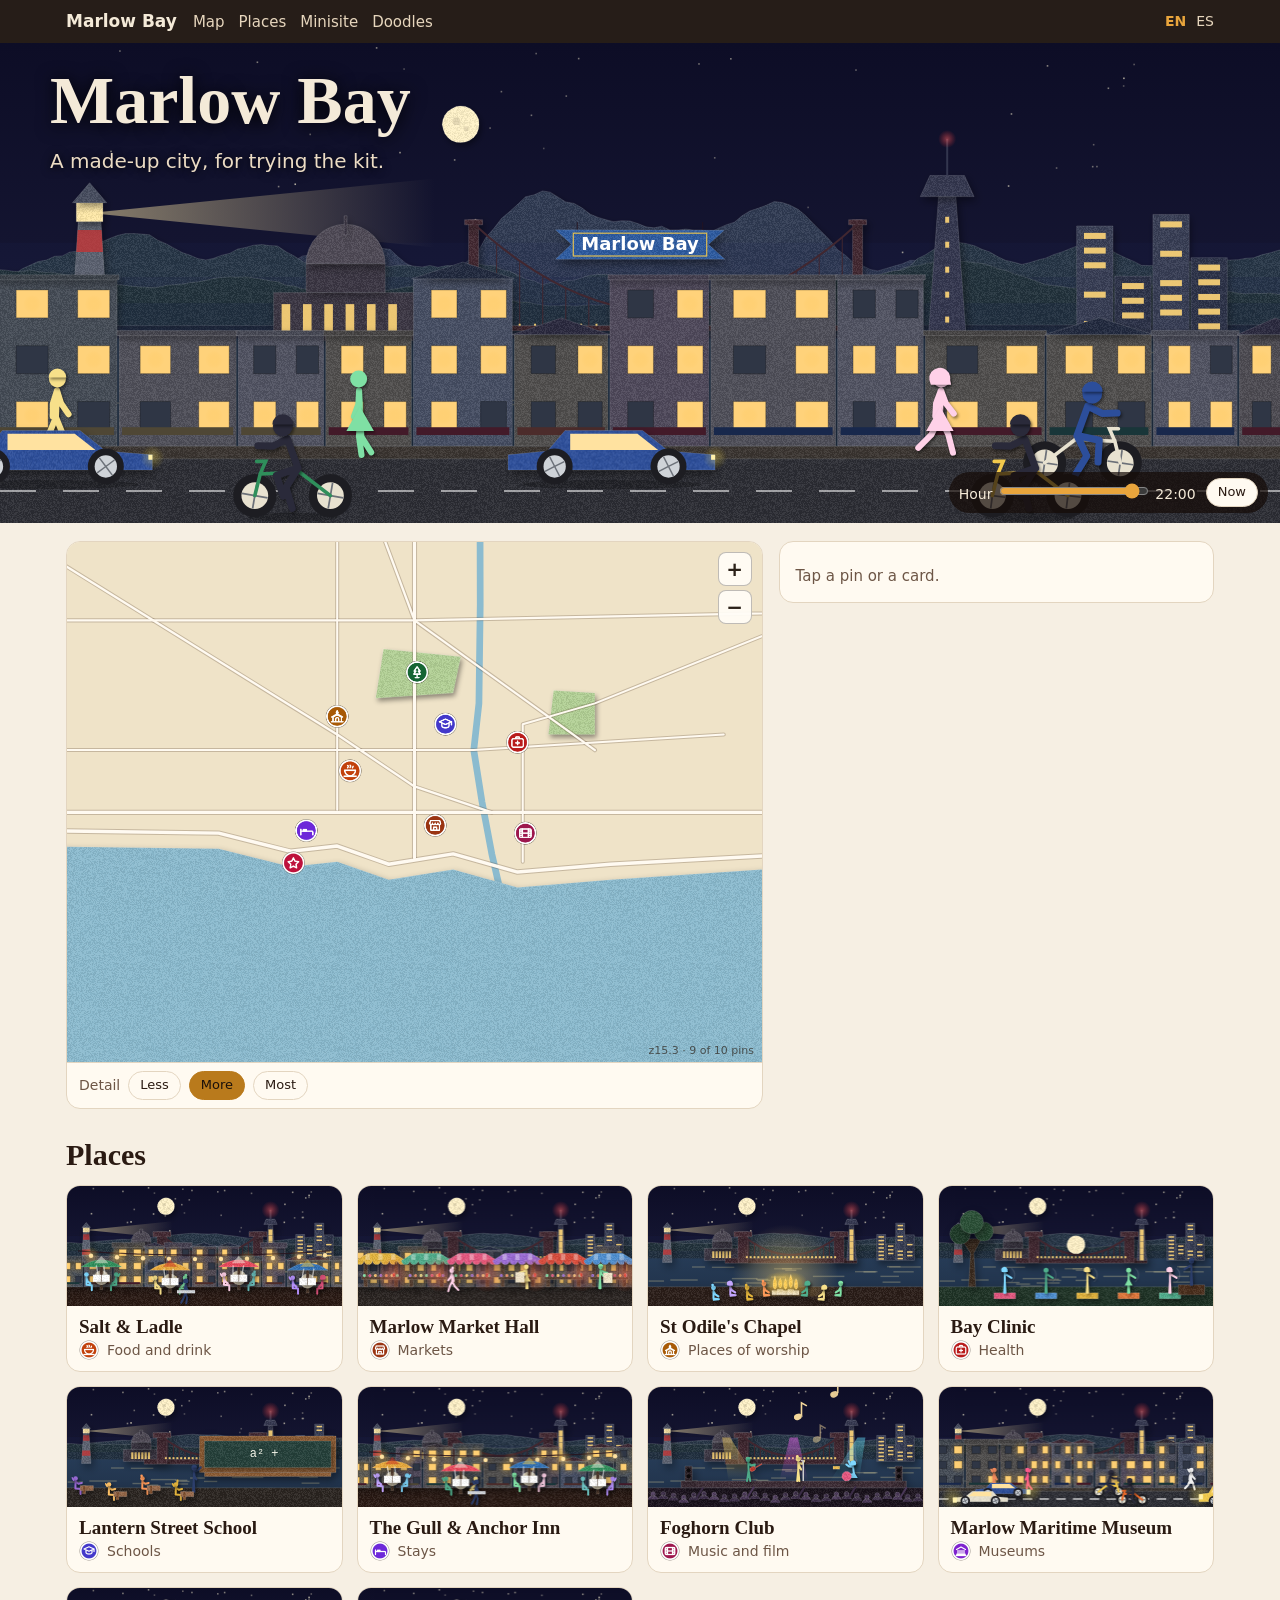
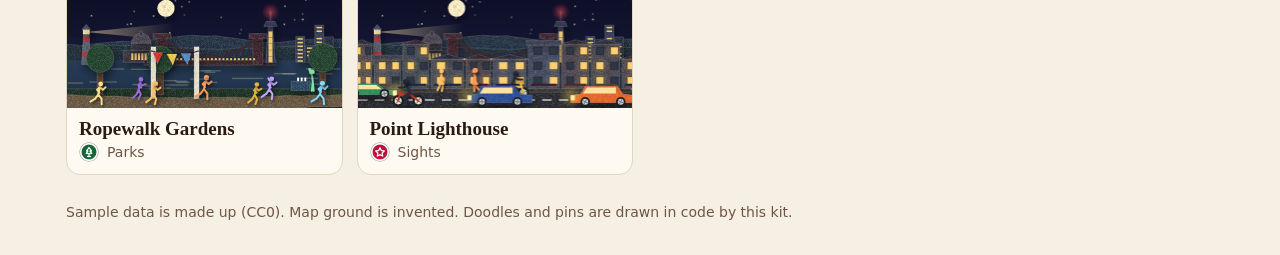
<file: index.html>
<!doctype html>
<html lang="en"><head>
<meta charset="utf-8"><meta name="viewport" content="width=device-width,initial-scale=1">
<title>Marlow Bay · city kit sample</title>
<meta name="description" content="A made-up city directory: paper-cut doodles, a map with icon pins, ten places.">
<meta property="og:type" content="website"><meta property="og:site_name" content="Marlow Bay"><meta property="og:title" content="Marlow Bay · city kit sample"><meta property="og:description" content="A made-up city directory: paper-cut doodles, a map with icon pins, ten places."><meta property="og:url" content="https://nanobotco.github.io/city-kit/">
<meta property="og:image" content="https://nanobotco.github.io/city-kit/card.jpg"><meta property="og:image:width" content="1200"><meta property="og:image:height" content="630"><meta property="og:image:alt" content="Paper-cut street of Marlow Bay by day: a lighthouse, hills, a bridge, people on bicycles and a car.">
<meta name="twitter:card" content="summary_large_image"><meta name="twitter:image" content="https://nanobotco.github.io/city-kit/card.jpg">
<link rel="icon" href="assets/pins/pin-sight.svg" type="image/svg+xml">
<link rel="stylesheet" href="css/site.css">
</head><body>
<header class="top"><div class="in">
  <a class="brand" href="./" id="brand">Marlow Bay</a>
  <nav><a href="#map" data-t="navMap">Map</a><a href="#places" data-t="navPlaces">Places</a><a href="minisite/" data-t="navMini">Minisite</a><a href="doodles.html" data-t="navDoodles">Doodles</a></nav>
  <span class="langsw" id="langsw"></span>
</div></header>

<section class="hero">
  <canvas id="hero" role="img" aria-label="A paper-cut scene of the selected place"></canvas>
  <div class="over"><div class="in">
    <h1 id="h1">Marlow Bay</h1>
    <p class="sub" id="sub"></p>
  </div></div>
  <div class="hourbar"><label><span data-t="hour">Hour</span> <input id="hour" type="range" min="0" max="23.5" step="0.5" value="15"> <output id="hourOut"></output></label>
    <button type="button" id="now" data-t="now">Now</button></div>
</section>

<main>
  <section class="cols" id="map">
    <div class="mapwrap"><div id="citymap"></div>
      <div class="detail"><span data-t="detail">Detail</span>
        <button type="button" data-d="less" data-t="less">Less</button><button type="button" data-d="more" data-t="more">More</button><button type="button" data-d="most" data-t="most">Most</button></div>
    </div>
    <aside class="panel" id="panel"></aside>
  </section>
  <section id="places"><h2 data-t="places">Places</h2><div class="cards" id="cards"></div></section>
  <p class="foot" id="foot"></p>
</main>

<script src="js/doodler-core.js"></script><script src="js/doodler-land.js"></script><script src="js/doodler-scenes.js"></script><script src="js/doodler.js"></script>
<script src="js/pins-table.js"></script><script src="js/pins.js"></script><script src="js/citymap.js"></script>
<script src="js/site.js"></script>
</body></html>
</file>
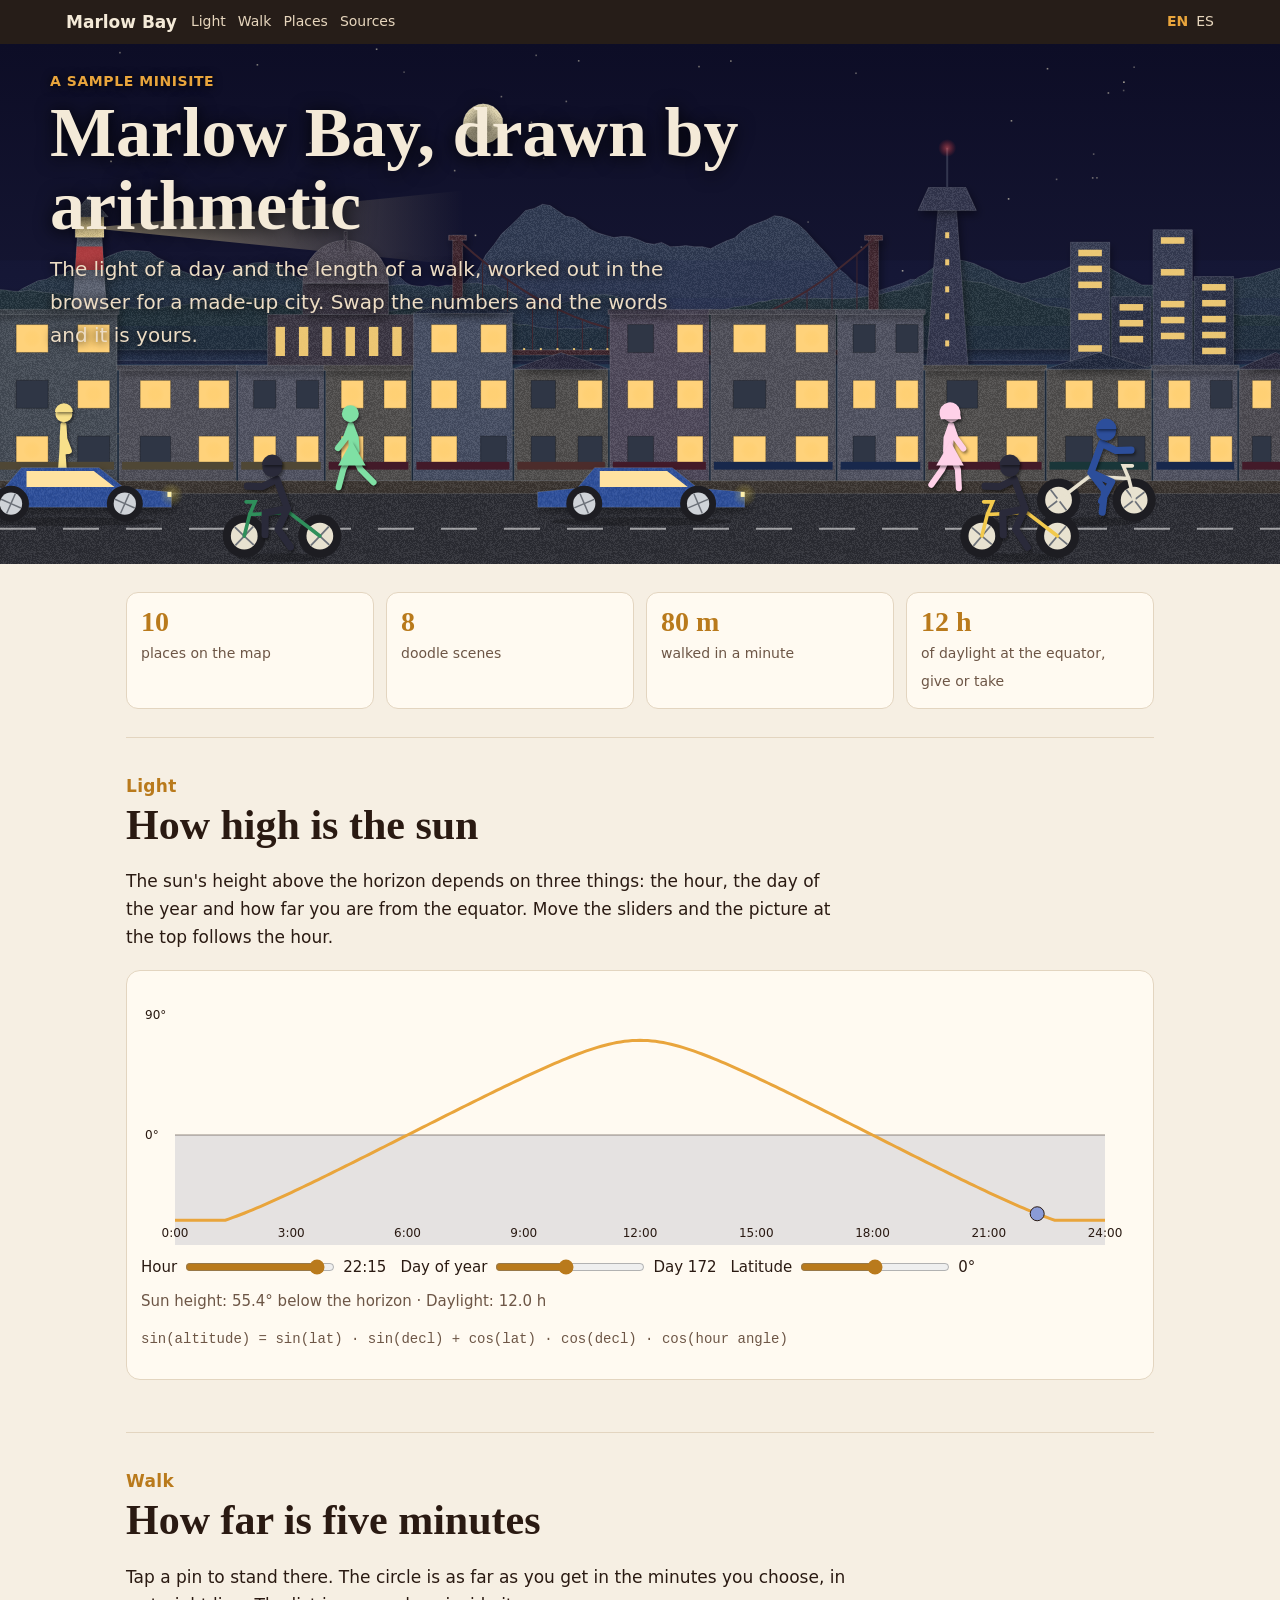
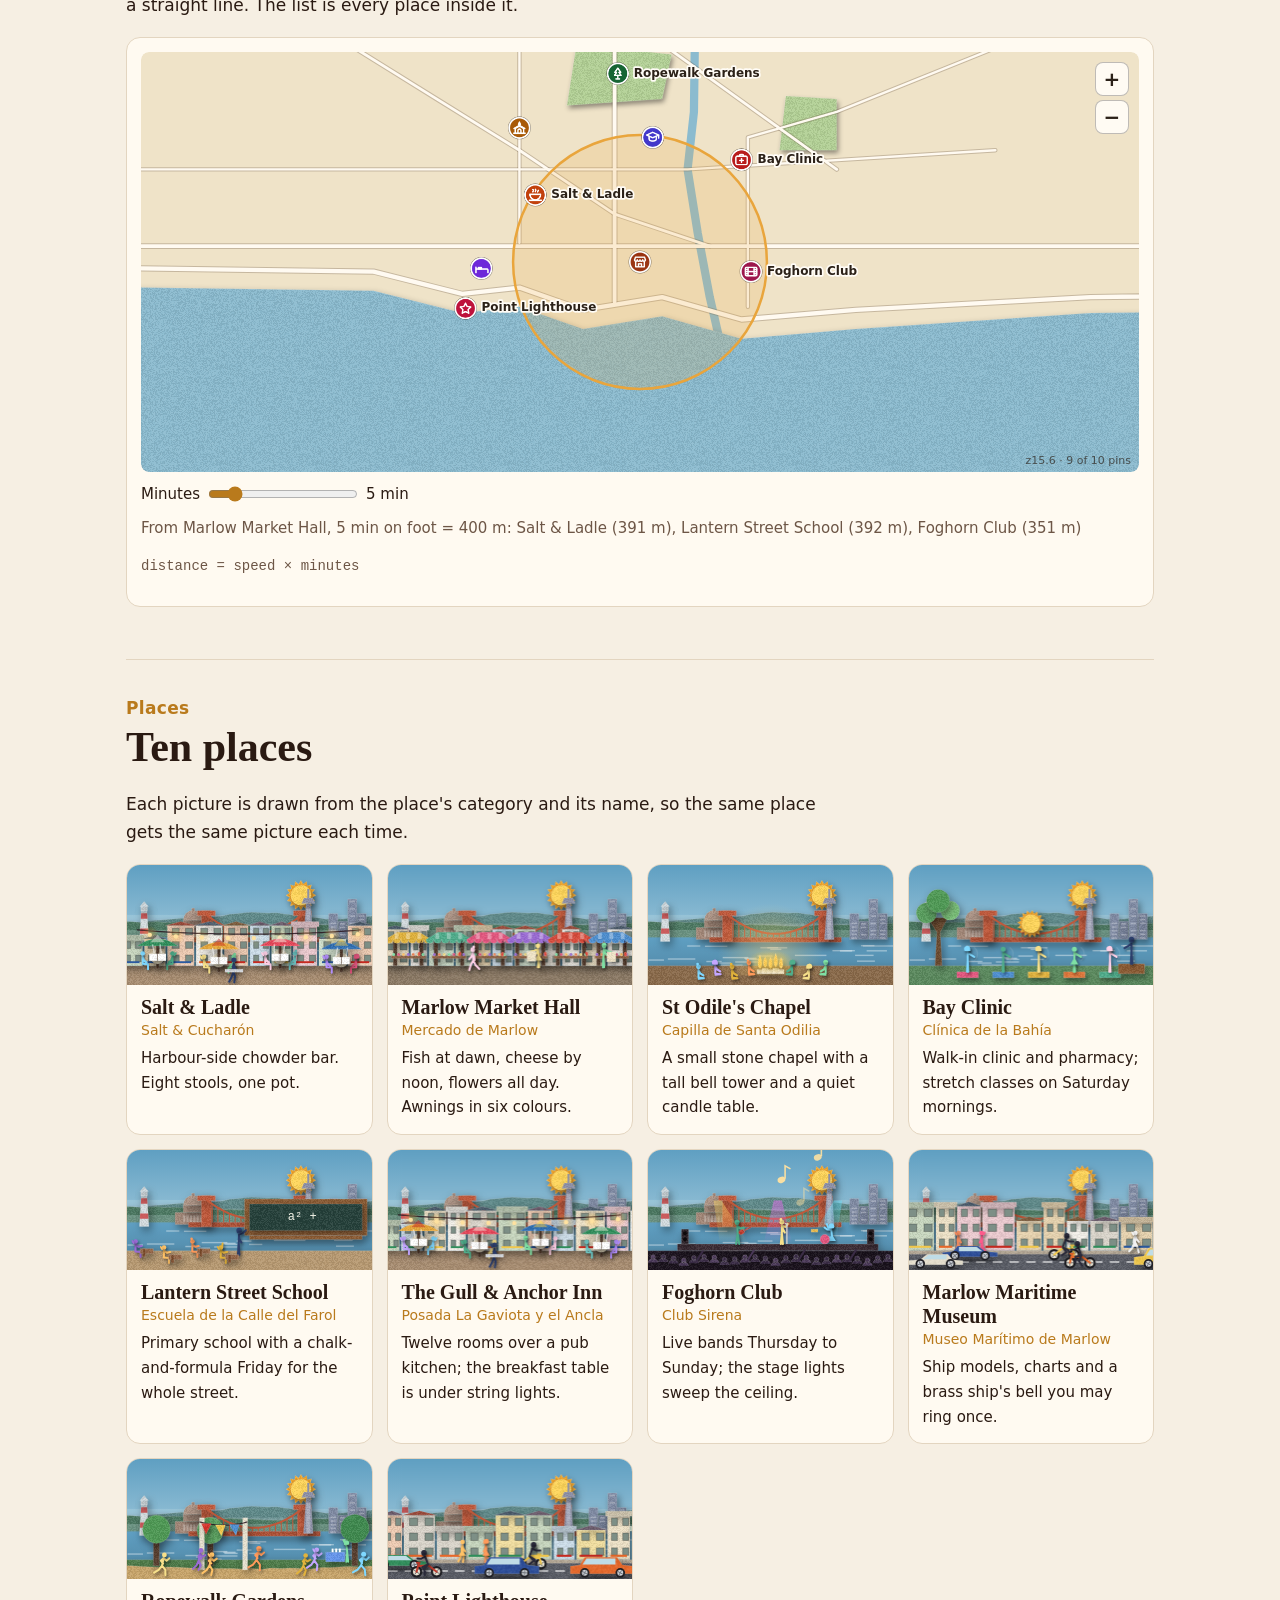
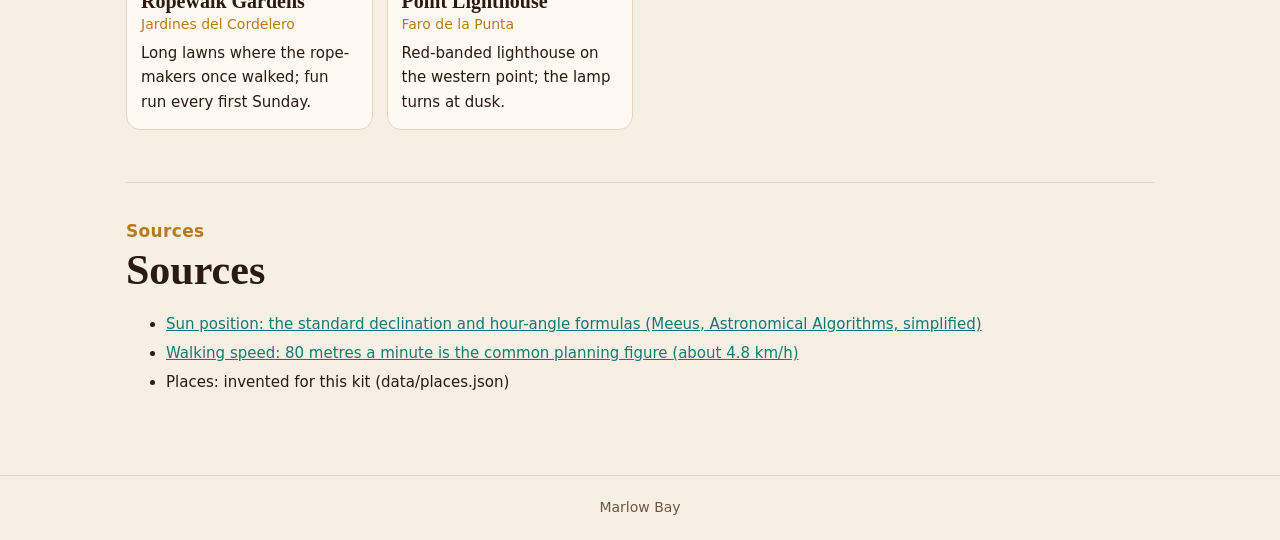
<file: minisite/index.html>
<!doctype html>
<html lang="en"><head>
<meta charset="utf-8"><meta name="viewport" content="width=device-width,initial-scale=1">
<title>Marlow Bay, drawn by arithmetic</title>
<meta name="description" content="The light of a day and the length of a walk, worked out in the browser for a made-up city. Swap the numbers and the words and it is yours.">
<meta name="theme-color" content="#1a100b">
<link rel="canonical" href="https://example.com/marlow-bay/"><link rel="alternate" hreflang="en" href="https://example.com/marlow-bay/"><link rel="alternate" hreflang="es" href="https://example.com/marlow-bay/es/">
<meta property="og:type" content="website"><meta property="og:title" content="Marlow Bay, drawn by arithmetic"><meta property="og:description" content="The light of a day and the length of a walk, worked out in the browser for a made-up city. Swap the numbers and the words and it is yours."><meta property="og:url" content="https://example.com/marlow-bay/"><meta property="og:site_name" content="Marlow Bay"><meta property="og:image" content="https://nanobotco.github.io/city-kit/minisite/card.jpg"><meta property="og:image:width" content="1200"><meta property="og:image:height" content="630"><meta property="og:image:alt" content="Paper-cut street of Marlow Bay at night: a lighthouse, hills, a bridge, people on bicycles."><meta name="twitter:card" content="summary_large_image"><meta name="twitter:image" content="https://nanobotco.github.io/city-kit/minisite/card.jpg">
<link rel="icon" href="../assets/pins/pin-sight.svg" type="image/svg+xml">
<link rel="alternate" type="text/plain" href="https://example.com/marlow-bay/llms.txt" title="llms.txt">
<link rel="stylesheet" href="minisite.css">
<script>if(/[?&]card\b/.test(location.search))document.documentElement.classList.add("card-mode")</script>
</head><body>
<script>if(document.documentElement.classList.contains("card-mode"))document.body.classList.add("card")</script>
<header class="top"><div class="in">
<a class="brand" href="../">Marlow Bay</a>
<nav><a href="#light">Light</a><a href="#walk">Walk</a><a href="#places">Places</a><a href="#sources">Sources</a></nav><span class="langsw"><a href="" hreflang="en" lang="en" aria-current="page">EN</a> <a href="es/" hreflang="es" lang="es">ES</a></span>
</div></header>
<div class="hero"><canvas id="hero" role="img" aria-label="Marlow Bay, drawn by arithmetic"></canvas>
<div class="over"><div class="in"><p class="kicker">A sample minisite</p><h1>Marlow Bay, drawn by arithmetic</h1><p class="sub">The light of a day and the length of a walk, worked out in the browser for a made-up city. Swap the numbers and the words and it is yours.</p></div></div></div>
<main>
<div class="slab"><div><b>10</b><span>places on the map</span></div><div><b>8</b><span>doodle scenes</span></div><div><b>80 m</b><span>walked in a minute</span></div><div><b>12 h</b><span>of daylight at the equator, give or take</span></div></div>
<section class="sec" id="light"><p class="kick">Light</p><h2>How high is the sun</h2><p class="lede">The sun&#x27;s height above the horizon depends on three things: the hour, the day of the year and how far you are from the equator. Move the sliders and the picture at the top follows the hour.</p><div class="toy"><canvas id="sun" height="260" aria-label="Sun height through the day"></canvas><div class="ctl"><label>Hour <input id="hr" type="range" min="0" max="24" step="0.25" value="14"> <output id="hrOut"></output></label><label>Day of year <input id="day" type="range" min="1" max="365" value="172"> <output id="dayOut"></output></label><label>Latitude <input id="lat" type="range" min="-66" max="66" value="0"> <output id="latOut"></output></label></div><p class="out" id="sunOut"></p><p class="formula">sin(altitude) = sin(lat) · sin(decl) + cos(lat) · cos(decl) · cos(hour angle)</p></div></section>
<section class="sec" id="walk"><p class="kick">Walk</p><h2>How far is five minutes</h2><p class="lede">Tap a pin to stand there. The circle is as far as you get in the minutes you choose, in a straight line. The list is every place inside it.</p><div class="toy"><div id="walkmap"></div><div class="ctl"><label>Minutes <input id="min" type="range" min="1" max="30" value="5"> <output id="minOut"></output></label></div><p class="out" id="walkOut"></p><p class="formula">distance = speed × minutes</p></div></section>
<section class="sec" id="places"><p class="kick">Places</p><h2>Ten places</h2><p class="lede">Each picture is drawn from the place&#x27;s category and its name, so the same place gets the same picture each time.</p><div class="cards"><article><canvas data-scene="cafe" data-id="salt-and-ladle"></canvas><div class="b"><h3>Salt &amp; Ladle</h3><p class="alt">Salt &amp; Cucharón</p><p>Harbour-side chowder bar. Eight stools, one pot.</p></div></article><article><canvas data-scene="market" data-id="marlow-market-hall"></canvas><div class="b"><h3>Marlow Market Hall</h3><p class="alt">Mercado de Marlow</p><p>Fish at dawn, cheese by noon, flowers all day. Awnings in six colours.</p></div></article><article><canvas data-scene="calm" data-id="st-odiles-chapel"></canvas><div class="b"><h3>St Odile&#x27;s Chapel</h3><p class="alt">Capilla de Santa Odilia</p><p>A small stone chapel with a tall bell tower and a quiet candle table.</p></div></article><article><canvas data-scene="yoga" data-id="bay-clinic"></canvas><div class="b"><h3>Bay Clinic</h3><p class="alt">Clínica de la Bahía</p><p>Walk-in clinic and pharmacy; stretch classes on Saturday mornings.</p></div></article><article><canvas data-scene="learn" data-id="lantern-street-school"></canvas><div class="b"><h3>Lantern Street School</h3><p class="alt">Escuela de la Calle del Farol</p><p>Primary school with a chalk-and-formula Friday for the whole street.</p></div></article><article><canvas data-scene="cafe" data-id="gull-and-anchor-inn"></canvas><div class="b"><h3>The Gull &amp; Anchor Inn</h3><p class="alt">Posada La Gaviota y el Ancla</p><p>Twelve rooms over a pub kitchen; the breakfast table is under string lights.</p></div></article><article><canvas data-scene="band" data-id="foghorn-club"></canvas><div class="b"><h3>Foghorn Club</h3><p class="alt">Club Sirena</p><p>Live bands Thursday to Sunday; the stage lights sweep the ceiling.</p></div></article><article><canvas data-scene="street" data-id="maritime-museum"></canvas><div class="b"><h3>Marlow Maritime Museum</h3><p class="alt">Museo Marítimo de Marlow</p><p>Ship models, charts and a brass ship&#x27;s bell you may ring once.</p></div></article><article><canvas data-scene="run" data-id="ropewalk-gardens"></canvas><div class="b"><h3>Ropewalk Gardens</h3><p class="alt">Jardines del Cordelero</p><p>Long lawns where the rope-makers once walked; fun run every first Sunday.</p></div></article><article><canvas data-scene="street" data-id="point-lighthouse"></canvas><div class="b"><h3>Point Lighthouse</h3><p class="alt">Faro de la Punta</p><p>Red-banded lighthouse on the western point; the lamp turns at dusk.</p></div></article></div></section>
<section class="sec" id="sources"><p class="kick">Sources</p><h2>Sources</h2><ul class="sources"><li><a href="https://en.wikipedia.org/wiki/Position_of_the_Sun">Sun position: the standard declination and hour-angle formulas (Meeus, Astronomical Algorithms, simplified)</a></li><li><a href="https://en.wikipedia.org/wiki/Preferred_walking_speed">Walking speed: 80 metres a minute is the common planning figure (about 4.8 km/h)</a></li><li>Places: invented for this kit (data/places.json)</li></ul></section>
</main>
<footer class="bot">Marlow Bay</footer>
<script>window.MINI={"lang": "en", "root": "../", "latitude": 0.0, "speed": 80}</script>
<script src="../js/doodler-core.js"></script><script src="../js/doodler-land.js"></script><script src="../js/doodler-scenes.js"></script><script src="../js/doodler.js"></script>
<script src="../js/pins-table.js"></script><script src="../js/pins.js"></script><script src="../js/citymap.js"></script>
<script src="minisite.js"></script>
</body></html>
</file>
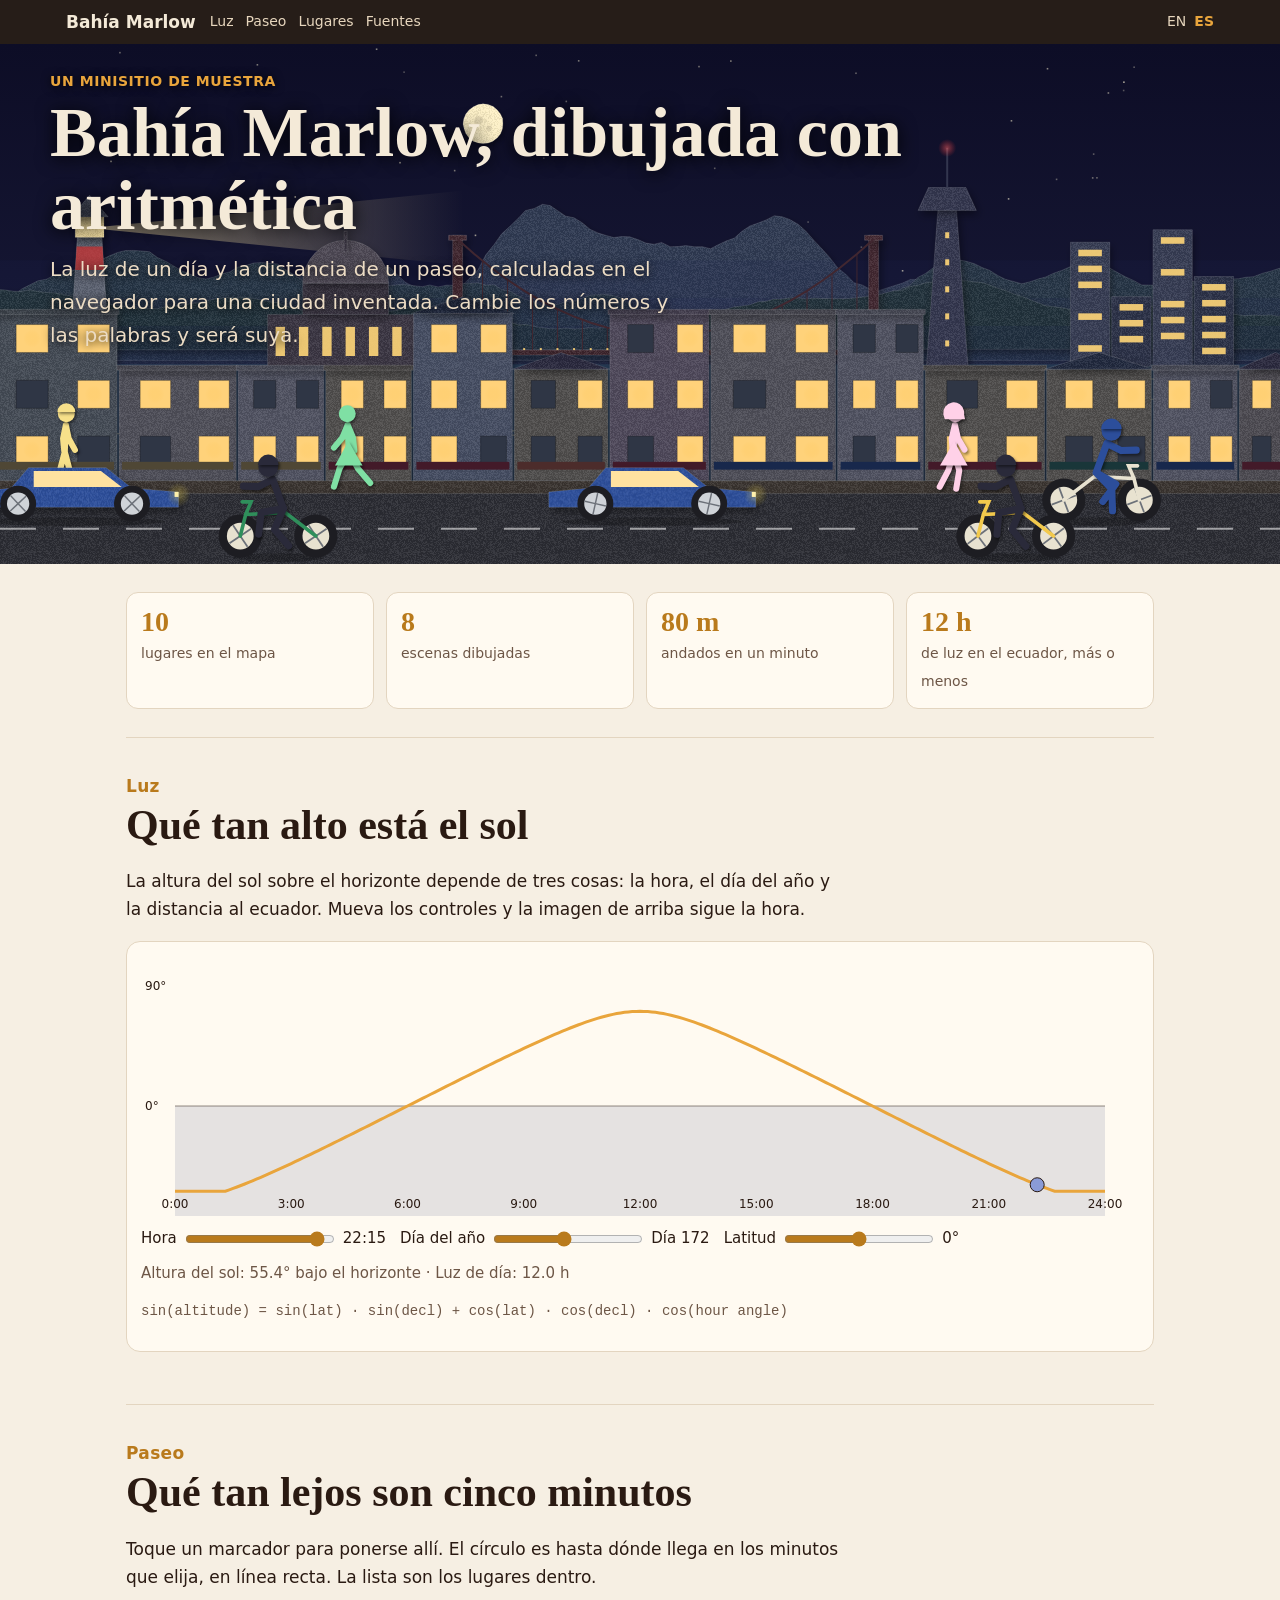
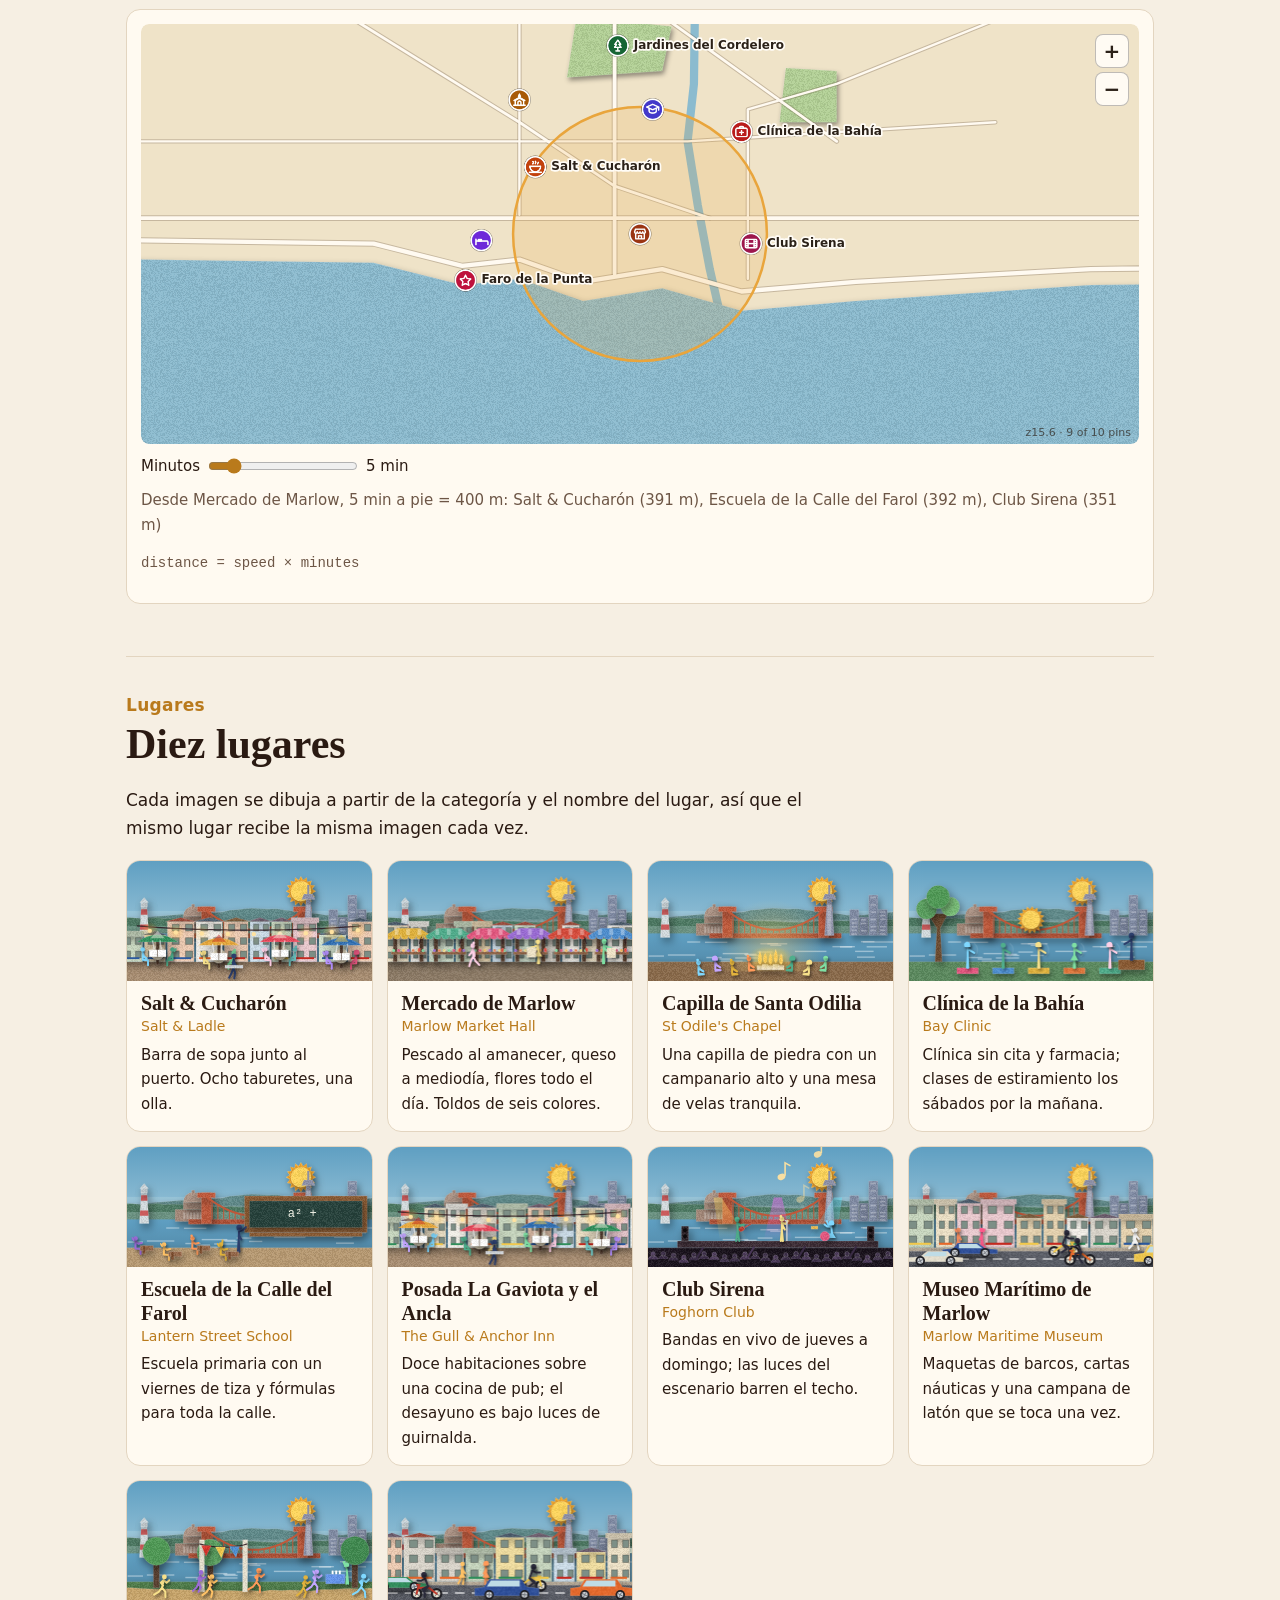
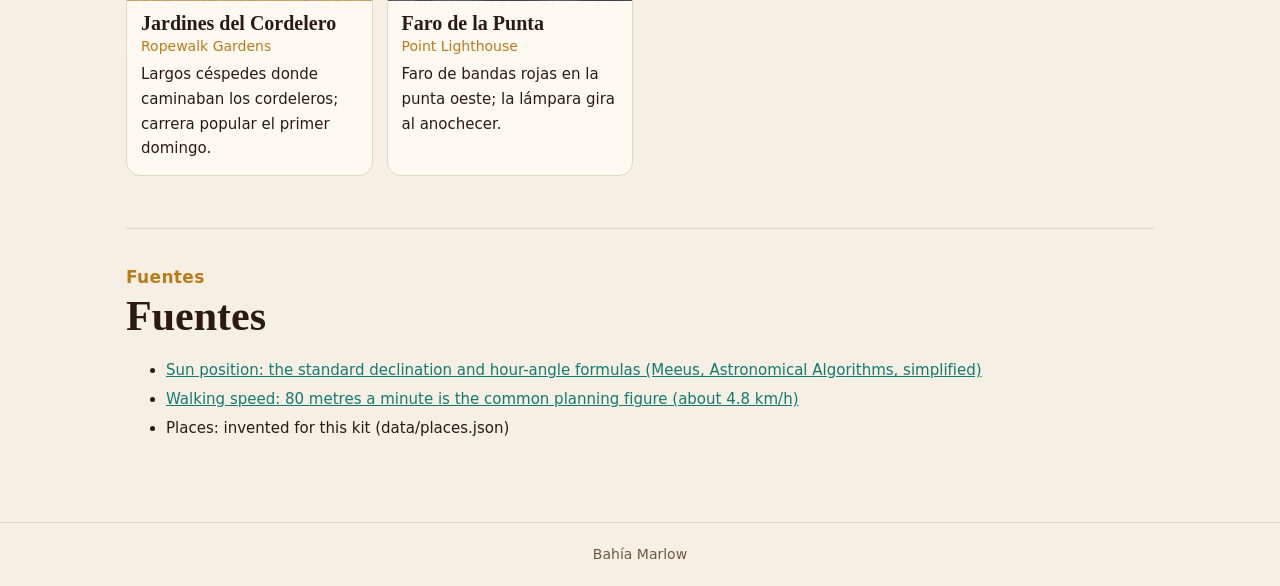
<file: minisite/es/index.html>
<!doctype html>
<html lang="es"><head>
<meta charset="utf-8"><meta name="viewport" content="width=device-width,initial-scale=1">
<title>Bahía Marlow, dibujada con aritmética</title>
<meta name="description" content="La luz de un día y la distancia de un paseo, calculadas en el navegador para una ciudad inventada. Cambie los números y las palabras y será suya.">
<meta name="theme-color" content="#1a100b">
<link rel="canonical" href="https://example.com/marlow-bay/es/"><link rel="alternate" hreflang="en" href="https://example.com/marlow-bay/"><link rel="alternate" hreflang="es" href="https://example.com/marlow-bay/es/">
<meta property="og:type" content="website"><meta property="og:title" content="Bahía Marlow, dibujada con aritmética"><meta property="og:description" content="La luz de un día y la distancia de un paseo, calculadas en el navegador para una ciudad inventada. Cambie los números y las palabras y será suya."><meta property="og:url" content="https://example.com/marlow-bay/es/"><meta property="og:site_name" content="Bahía Marlow"><meta property="og:image" content="https://nanobotco.github.io/city-kit/minisite/es/card.jpg"><meta property="og:image:width" content="1200"><meta property="og:image:height" content="630"><meta property="og:image:alt" content="Calle de papel recortado de Bahía Marlow de noche: un faro, colinas, un puente, gente en bicicleta."><meta name="twitter:card" content="summary_large_image"><meta name="twitter:image" content="https://nanobotco.github.io/city-kit/minisite/es/card.jpg">
<link rel="icon" href="../../assets/pins/pin-sight.svg" type="image/svg+xml">
<link rel="alternate" type="text/plain" href="https://example.com/marlow-bay/llms.txt" title="llms.txt">
<link rel="stylesheet" href="../minisite.css">
<script>if(/[?&]card\b/.test(location.search))document.documentElement.classList.add("card-mode")</script>
</head><body>
<script>if(document.documentElement.classList.contains("card-mode"))document.body.classList.add("card")</script>
<header class="top"><div class="in">
<a class="brand" href="../../">Bahía Marlow</a>
<nav><a href="#light">Luz</a><a href="#walk">Paseo</a><a href="#places">Lugares</a><a href="#sources">Fuentes</a></nav><span class="langsw"><a href="../" hreflang="en" lang="en">EN</a> <a href="../es/" hreflang="es" lang="es" aria-current="page">ES</a></span>
</div></header>
<div class="hero"><canvas id="hero" role="img" aria-label="Bahía Marlow, dibujada con aritmética"></canvas>
<div class="over"><div class="in"><p class="kicker">Un minisitio de muestra</p><h1>Bahía Marlow, dibujada con aritmética</h1><p class="sub">La luz de un día y la distancia de un paseo, calculadas en el navegador para una ciudad inventada. Cambie los números y las palabras y será suya.</p></div></div></div>
<main>
<div class="slab"><div><b>10</b><span>lugares en el mapa</span></div><div><b>8</b><span>escenas dibujadas</span></div><div><b>80 m</b><span>andados en un minuto</span></div><div><b>12 h</b><span>de luz en el ecuador, más o menos</span></div></div>
<section class="sec" id="light"><p class="kick">Luz</p><h2>Qué tan alto está el sol</h2><p class="lede">La altura del sol sobre el horizonte depende de tres cosas: la hora, el día del año y la distancia al ecuador. Mueva los controles y la imagen de arriba sigue la hora.</p><div class="toy"><canvas id="sun" height="260" aria-label="Sun height through the day"></canvas><div class="ctl"><label>Hora <input id="hr" type="range" min="0" max="24" step="0.25" value="14"> <output id="hrOut"></output></label><label>Día del año <input id="day" type="range" min="1" max="365" value="172"> <output id="dayOut"></output></label><label>Latitud <input id="lat" type="range" min="-66" max="66" value="0"> <output id="latOut"></output></label></div><p class="out" id="sunOut"></p><p class="formula">sin(altitude) = sin(lat) · sin(decl) + cos(lat) · cos(decl) · cos(hour angle)</p></div></section>
<section class="sec" id="walk"><p class="kick">Paseo</p><h2>Qué tan lejos son cinco minutos</h2><p class="lede">Toque un marcador para ponerse allí. El círculo es hasta dónde llega en los minutos que elija, en línea recta. La lista son los lugares dentro.</p><div class="toy"><div id="walkmap"></div><div class="ctl"><label>Minutos <input id="min" type="range" min="1" max="30" value="5"> <output id="minOut"></output></label></div><p class="out" id="walkOut"></p><p class="formula">distance = speed × minutes</p></div></section>
<section class="sec" id="places"><p class="kick">Lugares</p><h2>Diez lugares</h2><p class="lede">Cada imagen se dibuja a partir de la categoría y el nombre del lugar, así que el mismo lugar recibe la misma imagen cada vez.</p><div class="cards"><article><canvas data-scene="cafe" data-id="salt-and-ladle"></canvas><div class="b"><h3>Salt &amp; Cucharón</h3><p class="alt">Salt &amp; Ladle</p><p>Barra de sopa junto al puerto. Ocho taburetes, una olla.</p></div></article><article><canvas data-scene="market" data-id="marlow-market-hall"></canvas><div class="b"><h3>Mercado de Marlow</h3><p class="alt">Marlow Market Hall</p><p>Pescado al amanecer, queso a mediodía, flores todo el día. Toldos de seis colores.</p></div></article><article><canvas data-scene="calm" data-id="st-odiles-chapel"></canvas><div class="b"><h3>Capilla de Santa Odilia</h3><p class="alt">St Odile&#x27;s Chapel</p><p>Una capilla de piedra con un campanario alto y una mesa de velas tranquila.</p></div></article><article><canvas data-scene="yoga" data-id="bay-clinic"></canvas><div class="b"><h3>Clínica de la Bahía</h3><p class="alt">Bay Clinic</p><p>Clínica sin cita y farmacia; clases de estiramiento los sábados por la mañana.</p></div></article><article><canvas data-scene="learn" data-id="lantern-street-school"></canvas><div class="b"><h3>Escuela de la Calle del Farol</h3><p class="alt">Lantern Street School</p><p>Escuela primaria con un viernes de tiza y fórmulas para toda la calle.</p></div></article><article><canvas data-scene="cafe" data-id="gull-and-anchor-inn"></canvas><div class="b"><h3>Posada La Gaviota y el Ancla</h3><p class="alt">The Gull &amp; Anchor Inn</p><p>Doce habitaciones sobre una cocina de pub; el desayuno es bajo luces de guirnalda.</p></div></article><article><canvas data-scene="band" data-id="foghorn-club"></canvas><div class="b"><h3>Club Sirena</h3><p class="alt">Foghorn Club</p><p>Bandas en vivo de jueves a domingo; las luces del escenario barren el techo.</p></div></article><article><canvas data-scene="street" data-id="maritime-museum"></canvas><div class="b"><h3>Museo Marítimo de Marlow</h3><p class="alt">Marlow Maritime Museum</p><p>Maquetas de barcos, cartas náuticas y una campana de latón que se toca una vez.</p></div></article><article><canvas data-scene="run" data-id="ropewalk-gardens"></canvas><div class="b"><h3>Jardines del Cordelero</h3><p class="alt">Ropewalk Gardens</p><p>Largos céspedes donde caminaban los cordeleros; carrera popular el primer domingo.</p></div></article><article><canvas data-scene="street" data-id="point-lighthouse"></canvas><div class="b"><h3>Faro de la Punta</h3><p class="alt">Point Lighthouse</p><p>Faro de bandas rojas en la punta oeste; la lámpara gira al anochecer.</p></div></article></div></section>
<section class="sec" id="sources"><p class="kick">Fuentes</p><h2>Fuentes</h2><ul class="sources"><li><a href="https://en.wikipedia.org/wiki/Position_of_the_Sun">Sun position: the standard declination and hour-angle formulas (Meeus, Astronomical Algorithms, simplified)</a></li><li><a href="https://en.wikipedia.org/wiki/Preferred_walking_speed">Walking speed: 80 metres a minute is the common planning figure (about 4.8 km/h)</a></li><li>Places: invented for this kit (data/places.json)</li></ul></section>
</main>
<footer class="bot">Bahía Marlow</footer>
<script>window.MINI={"lang": "es", "root": "../../", "latitude": 0.0, "speed": 80}</script>
<script src="../../js/doodler-core.js"></script><script src="../../js/doodler-land.js"></script><script src="../../js/doodler-scenes.js"></script><script src="../../js/doodler.js"></script>
<script src="../../js/pins-table.js"></script><script src="../../js/pins.js"></script><script src="../../js/citymap.js"></script>
<script src="../minisite.js"></script>
</body></html>
</file>
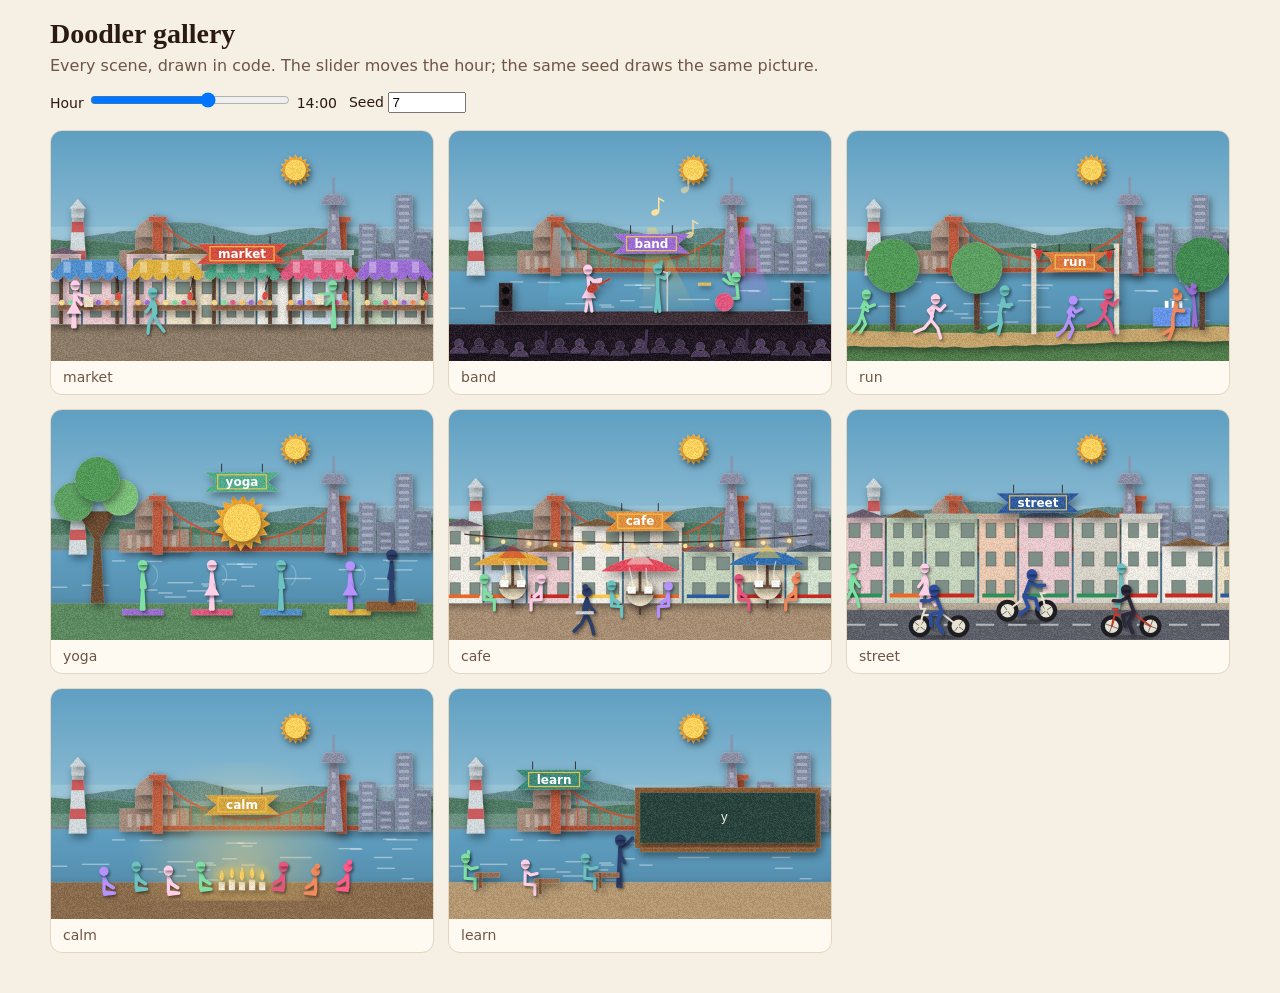
<file: doodles.html>
<!doctype html>
<html lang="en"><head>
<meta charset="utf-8"><meta name="viewport" content="width=device-width,initial-scale=1">
<title>Doodler gallery</title>
<meta name="description" content="Every scene, drawn in code. The slider moves the hour; the same seed draws the same picture.">
<meta property="og:type" content="website"><meta property="og:title" content="Doodler gallery"><meta property="og:description" content="Every scene, drawn in code. The slider moves the hour; the same seed draws the same picture.">
<meta property="og:image" content="https://nanobotco.github.io/city-kit/og/doodles.jpg"><meta property="og:image:width" content="1200"><meta property="og:image:height" content="630"><meta property="og:image:type" content="image/jpeg"><meta property="og:image:alt" content="Card: Doodler gallery, City kit"><meta name="twitter:card" content="summary_large_image"><meta name="twitter:image" content="https://nanobotco.github.io/city-kit/og/doodles.jpg"><meta name="twitter:image:alt" content="Card: Doodler gallery, City kit">
<link rel="canonical" href="https://nanobotco.github.io/city-kit/doodles.html">
<style>
:root{--bg:#f6efe3;--card:#fffaf1;--ink:#2a1a12;--mute:#6d5646;--line:#e3d5c0}
@media (prefers-color-scheme:dark){:root{--bg:#1c120d;--card:#26190f;--ink:#f0e6d6;--mute:#bba58f;--line:#3d2b1f}}
body{margin:0;background:var(--bg);color:var(--ink);font:16px/1.5 system-ui,-apple-system,"Segoe UI",sans-serif}
header{padding:18px 16px 4px;max-width:1180px;margin:0 auto}h1{margin:0;font:700 28px Georgia,serif}
p{color:var(--mute);margin:4px 0 0}
.bar{max-width:1180px;margin:8px auto;padding:0 16px;display:flex;gap:12px;align-items:center;flex-wrap:wrap}
.grid{max-width:1180px;margin:0 auto;padding:8px 16px 40px;display:grid;grid-template-columns:repeat(auto-fill,minmax(340px,1fr));gap:14px}
figure{margin:0;background:var(--card);border:1px solid var(--line);border-radius:12px;overflow:hidden}
canvas{display:block;width:100%;height:230px}
figcaption{padding:6px 12px;font-size:14px;color:var(--mute)}
label{font-size:14px}input[type=range]{width:200px}
</style></head><body>
<header><h1>Doodler gallery</h1><p>Every scene, drawn in code. The slider moves the hour; the same seed draws the same picture.</p></header>
<div class="bar"><label>Hour <input id="hour" type="range" min="0" max="23.5" step="0.5" value="14"> <output id="hourOut">14:00</output></label>
<label>Seed <input id="seed" type="number" value="7" style="width:70px"></label></div>
<div class="grid" id="grid"></div>
<script src="js/doodler-core.js"></script><script src="js/doodler-land.js"></script><script src="js/doodler-scenes.js"></script><script src="js/doodler.js"></script>
<script>
fetch('city.json').then(function(r){return r.json();}).then(function(city){
  CityDoodler.configure(city);
  var q=new URLSearchParams(location.search), grid=document.getElementById('grid'), hr=document.getElementById('hour'), out=document.getElementById('hourOut'), sd=document.getElementById('seed'), mounts=[];
  if(q.has('hour'))hr.value=q.get('hour'); if(q.has('seed'))sd.value=q.get('seed');
  CityDoodler.scenes().forEach(function(name){
    var f=document.createElement('figure'),c=document.createElement('canvas'),cap=document.createElement('figcaption');
    cap.textContent=name; f.appendChild(c); f.appendChild(cap); grid.appendChild(f);
    mounts.push(CityDoodler.mount(c,{scene:name,seed:+sd.value,hour:+hr.value,label:name}));
  });
  function go(){var h=+hr.value;out.textContent=Math.floor(h)+':'+(h%1?'30':'00');mounts.forEach(function(m){m.set({hour:h,seed:+sd.value});});}
  hr.oninput=go; sd.oninput=go; go();
});
</script></body></html>
</file>
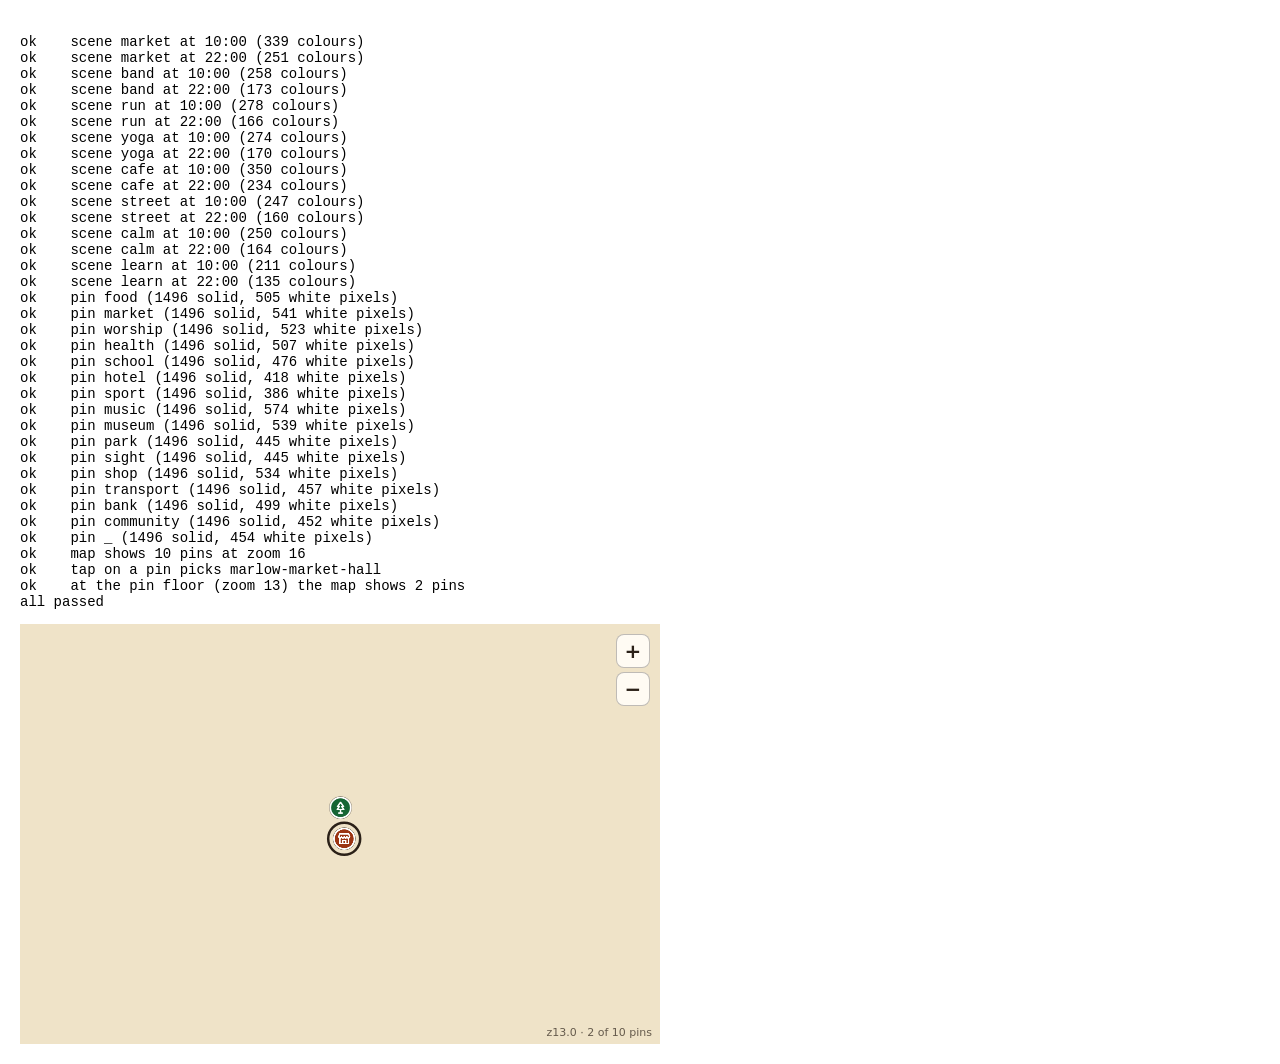
<file: tools/selftest.html>
<!doctype html>
<meta charset="utf-8"><title>running</title>
<style>body{font:14px ui-monospace,Menlo,monospace;padding:12px}#m{width:640px;height:420px;position:relative}</style>
<pre id="out"></pre><div id="m"></div>
<script src="../js/doodler-core.js"></script><script src="../js/doodler-land.js"></script><script src="../js/doodler-scenes.js"></script><script src="../js/doodler.js"></script>
<script src="../js/pins-table.js"></script><script src="../js/pins.js"></script><script src="../js/citymap.js"></script>
<script>
/* Smoke test: every scene draws without an error, every pin has pixels, the map shows pins and a tap picks one.
   Run it with: python3 tools/check.py */
var out = document.getElementById('out'), fails = 0, errs = 0, orig = console.error;
console.error = function () { errs++; orig.apply(console, arguments); };
function line(ok, msg) { if (!ok) fails++; out.textContent += (ok ? 'ok    ' : 'FAIL  ') + msg + '\n'; }
function colours(cv) {
  var d = cv.getContext('2d').getImageData(0, 0, cv.width, cv.height).data, seen = {}, n = 0;
  for (var i = 0; i < d.length; i += 4 * 37) { var k = (d[i] >> 4) + ',' + (d[i + 1] >> 4) + ',' + (d[i + 2] >> 4); if (!seen[k]) { seen[k] = 1; n++; } }
  return n;
}
Promise.all([fetch('../city.json').then(function (r) { return r.json(); }), fetch('../data/places.json').then(function (r) { return r.json(); })]).then(function (all) {
  var city = all[0], places = all[1].places;
  CityDoodler.configure(city);
  CityDoodler.scenes().forEach(function (name) {
    [10, 22].forEach(function (hr) {
      var cv = document.createElement('canvas'); cv.width = 600; cv.height = 260; cv.style.width = '600px'; cv.style.height = '260px'; document.body.appendChild(cv);
      var before = errs; CityDoodler.still(cv, { scene: name, seed: 7, hour: hr, label: name, t: 5000 });
      var n = colours(cv); line(errs === before && n > 40, 'scene ' + name + ' at ' + hr + ':00 (' + n + ' colours)');
      cv.remove();
    });
  });
  city.categories.concat([{ id: '_' }]).forEach(function (c) {
    var ic = CityPins.icon(c.id, 24, 2), d = ic.getContext('2d').getImageData(0, 0, ic.width, ic.height).data, white = 0, solid = 0;
    for (var i = 0; i < d.length; i += 4) { if (d[i + 3] > 200) { solid++; if (d[i] > 240 && d[i + 1] > 240 && d[i + 2] > 240) white++; } }
    line(solid > 800 && white > 150, 'pin ' + c.id + ' (' + solid + ' solid, ' + white + ' white pixels)');
  });
  var picked = null, m = document.getElementById('m');
  var map = CityMap(m, { places: places, center: city.centre, zoom: 16, floor: city.pinFloor, onSelect: function (p) { picked = p; } });
  setTimeout(function () {
    map.redraw(); var pins = map.pins(); line(pins.length > 3, 'map shows ' + pins.length + ' pins at zoom 16');
    var cv = m.querySelector('canvas'), r = cv.getBoundingClientRect(), p = pins[0];
    if (p) { var x = r.left + p.x, y = r.top + p.y; ['pointerdown', 'pointerup'].forEach(function (t) { cv.dispatchEvent(new PointerEvent(t, { clientX: x, clientY: y, pointerId: 1, bubbles: true })); }); }
    line(picked && p && picked.id === p.place.id, 'tap on a pin picks ' + (picked && picked.id));
    map.setView(city.centre.lat, city.centre.lng, 13); map.redraw();
    setTimeout(function () {
      var wide = map.pins().length, steps = 13 - city.pinFloor;
      line(wide >= 0 && wide <= 4, 'at the pin floor (zoom 13) the map shows ' + wide + ' pins');
      document.title = fails ? 'FAIL ' + fails : 'PASS';
      out.textContent += (fails ? fails + ' failed' : 'all passed') + '\n';
    }, 100);
  }, 400);
}).catch(function (e) { out.textContent += 'FAIL  ' + e + '\n'; document.title = 'FAIL'; });
</script>
</file>
<file: css/site.css>
:root{--bg:#f6efe3;--card:#fffaf1;--ink:#2a1a12;--mute:#6d5646;--line:#e3d5c0;--accent:#b97a1c;--link:#137a71;
 --f:system-ui,-apple-system,"Segoe UI",Roboto,sans-serif;--s:Georgia,"Times New Roman",serif}
@media (prefers-color-scheme:dark){:root{--bg:#1c120d;--card:#26190f;--ink:#f0e6d6;--mute:#bba58f;--line:#3d2b1f;--accent:#e9a53c;--link:#3fb3a6}}
*{box-sizing:border-box}
body{margin:0;background:var(--bg);color:var(--ink);font:17px/1.6 var(--f);-webkit-text-size-adjust:100%}
a{color:var(--link)}
h2{font-family:var(--s);font-size:30px;margin:0 0 12px;line-height:1.2}
header.top{position:sticky;top:0;z-index:20;background:rgba(20,11,7,.92);backdrop-filter:blur(6px);color:#f4ead8}
header.top .in{display:flex;gap:16px;align-items:center;max-width:1180px;margin:0 auto;padding:8px 16px}
.brand{color:#f4ead8;text-decoration:none;font-weight:700;white-space:nowrap}
header.top nav{display:flex;gap:14px;flex:1;overflow-x:auto;font-size:15px}
header.top nav a,.langsw a{color:#e7d6bd;text-decoration:none;white-space:nowrap}
.langsw{display:flex;gap:10px;font-size:14px}.langsw a[aria-current]{color:#e9a53c;font-weight:700}
.hero{position:relative;background:#0d0705;color:#f4ead8}
#hero{display:block;width:100%;height:clamp(300px,46vw,480px)}
.hero .over{position:absolute;left:0;right:0;top:0;padding:22px 16px 0;pointer-events:none}
.hero .in{max-width:1180px;margin:0 auto}
.hero h1{font-family:var(--s);font-size:clamp(32px,6vw,68px);margin:0;line-height:1.05;text-shadow:0 2px 18px #000}
.hero .sub{font-size:clamp(15px,2vw,20px);max-width:640px;margin:8px 0 0;color:#ecdcc4;text-shadow:0 1px 10px #000}
.hourbar{position:absolute;right:12px;bottom:10px;display:flex;gap:10px;align-items:center;background:rgba(20,11,7,.7);padding:6px 10px;border-radius:999px;font-size:14px}
.hourbar input{width:150px;accent-color:#e9a53c}
.hourbar button,.detail button{font:inherit;font-size:13px;border:1px solid var(--line);background:var(--card);color:var(--ink);border-radius:999px;padding:3px 11px;cursor:pointer}
main{max-width:1180px;margin:0 auto;padding:18px 16px}
.cols{display:grid;grid-template-columns:minmax(0,1.6fr) minmax(260px,1fr);gap:16px;margin-bottom:28px}
.mapwrap{background:var(--card);border:1px solid var(--line);border-radius:14px;overflow:hidden}
#citymap{height:min(66vw,520px);min-height:340px;position:relative}
.detail{display:flex;gap:8px;align-items:center;padding:8px 12px;font-size:14px;color:var(--mute);border-top:1px solid var(--line)}
.detail button[aria-pressed=true]{background:var(--accent);color:#1a100b;border-color:var(--accent)}
.panel{background:var(--card);border:1px solid var(--line);border-radius:14px;padding:14px 16px;align-self:start}
.panel canvas{display:block;width:100%;height:150px;border-radius:10px;margin-bottom:10px}
.panel h3{font-family:var(--s);font-size:24px;margin:0 0 2px;line-height:1.2}
.panel .cat{color:var(--accent);font-weight:700;font-size:14px;margin:0}
.panel p{margin:8px 0 0}.panel .meta{color:var(--mute);font-size:15px}
.cards{display:grid;grid-template-columns:repeat(auto-fill,minmax(250px,1fr));gap:14px}
.card{background:var(--card);border:1px solid var(--line);border-radius:14px;overflow:hidden;cursor:pointer;text-align:left;padding:0;font:inherit;color:inherit}
.card:hover,.card:focus-visible{border-color:var(--accent);outline:none}
.card canvas{display:block;width:100%;height:120px}
.card .b{padding:10px 12px}.card b{font-family:var(--s);font-size:19px;display:block;line-height:1.2}
.card .k{display:flex;gap:8px;align-items:center;color:var(--mute);font-size:14px}.card img{width:20px;height:20px}
.foot{color:var(--mute);font-size:14px;margin-top:26px}
@media (max-width:760px){.cols{grid-template-columns:1fr}.hourbar input{width:100px}}
</file>
<file: minisite/minisite.css>
/* The minisite look: a warm paper page, a hero drawn in code, a slab of numbers, then sections that each carry one toy.
   Colours are the tokens under :root; change them there. Dark mode follows the reader's setting. */
:root{--bg:#f6efe3;--card:#fffaf1;--ink:#2a1a12;--mute:#6d5646;--line:#e3d5c0;--gold:#b97a1c;--teal:#137a71;--pink:#c24a82;--dark:#1a100b;
 --f:system-ui,-apple-system,"Segoe UI",Roboto,sans-serif;--s:Georgia,"Times New Roman",serif}
@media (prefers-color-scheme:dark){:root:not([data-theme=light]){--bg:#1c120d;--card:#26190f;--ink:#f0e6d6;--mute:#bba58f;--line:#3d2b1f;--gold:#e9a53c;--teal:#3fb3a6;--pink:#e377a9}}
:root[data-theme=dark]{--bg:#1c120d;--card:#26190f;--ink:#f0e6d6;--mute:#bba58f;--line:#3d2b1f;--gold:#e9a53c;--teal:#3fb3a6;--pink:#e377a9}
*{box-sizing:border-box}html{scroll-behavior:smooth}
body{margin:0;background:var(--bg);color:var(--ink);font:17px/1.65 var(--f);-webkit-text-size-adjust:100%}
a{color:var(--teal)}h2,h3{font-family:var(--s);line-height:1.2}
header.top{position:sticky;top:0;z-index:20;background:rgba(20,11,7,.92);backdrop-filter:blur(6px);color:#f4ead8}
header.top .in{display:flex;gap:14px;align-items:center;max-width:1180px;margin:0 auto;padding:8px 16px}
.brand{color:#f4ead8;text-decoration:none;font-weight:700;white-space:nowrap}
header.top nav{display:flex;gap:12px;overflow-x:auto;flex:1;scrollbar-width:none;font-size:14px}
header.top nav a,.langsw a{color:#e7d6bd;text-decoration:none;white-space:nowrap}header.top nav a:hover{color:#fff}
.langsw{display:flex;gap:8px;font-size:14px}.langsw a[aria-current]{color:#e9a53c;font-weight:700}
.hero{position:relative;background:#0d0705;color:#f4ead8}
#hero{display:block;width:100%;height:clamp(320px,46vw,520px)}
.hero .over{position:absolute;left:0;right:0;top:0;padding:26px 16px 0;pointer-events:none}
.hero .over .in{max-width:1180px;margin:0 auto}
.hero .kicker{color:#e9a53c;font-weight:700;margin:0 0 4px;letter-spacing:.04em;text-transform:uppercase;font-size:14px;text-shadow:0 1px 10px #000}
.hero h1{font-family:var(--s);font-size:clamp(34px,6vw,70px);margin:0;line-height:1.04;text-shadow:0 2px 18px #000;max-width:900px}
.hero .sub{font-size:clamp(15px,2vw,20px);max-width:640px;margin:10px 0 0;color:#ecdcc4;text-shadow:0 1px 10px #000}
main{max-width:1060px;margin:0 auto;padding:0 16px}
.slab{display:grid;grid-template-columns:repeat(auto-fit,minmax(150px,1fr));gap:12px;margin:28px 0}
.slab div{background:var(--card);border:1px solid var(--line);border-radius:12px;padding:14px}
.slab b{display:block;font:700 28px/1.1 var(--s);color:var(--gold)}.slab span{font-size:14px;color:var(--mute)}
section.sec{padding:34px 0;border-top:1px solid var(--line)}
section.sec>h2{font-size:clamp(28px,4vw,42px);margin:0 0 6px}
.kick{color:var(--gold);font-weight:700;letter-spacing:.02em;margin:0}
.lede{max-width:720px}
.toy{background:var(--card);border:1px solid var(--line);border-radius:14px;padding:14px;margin:18px 0}
.toy canvas{display:block;width:100%;border-radius:8px;touch-action:manipulation}
.ctl{display:flex;flex-wrap:wrap;gap:14px;align-items:center;margin:10px 0 0;font-size:15px}
.ctl button{font:inherit;font-size:14px;border:1px solid var(--line);background:var(--bg);color:var(--ink);border-radius:999px;padding:6px 13px;cursor:pointer}
.ctl button:hover{border-color:var(--gold)}
.ctl label{display:flex;gap:6px;align-items:center}.ctl input[type=range]{width:150px;accent-color:var(--gold)}
.out{font-size:15px;color:var(--mute);margin:10px 0 0;min-height:1.6em}
.formula{font-family:ui-monospace,Menlo,monospace;font-size:14px;color:var(--mute);overflow-wrap:anywhere}
#walkmap{height:420px;border-radius:8px;overflow:hidden;position:relative}
.cards{display:grid;grid-template-columns:repeat(auto-fit,minmax(230px,1fr));gap:14px;margin:18px 0}
.cards article{background:var(--card);border:1px solid var(--line);border-radius:14px;overflow:hidden}
.cards canvas{display:block;width:100%;height:120px}
.cards .b{padding:10px 14px 14px}.cards h3{margin:0;font-size:20px}.cards .alt{color:var(--gold);font-size:14px;margin:0 0 4px}.cards p{margin:0;font-size:15px}
.sources li{margin:4px 0;font-size:15px}
footer.bot{border-top:1px solid var(--line);margin-top:30px;padding:20px 16px;font-size:14px;color:var(--mute);text-align:center}
@media (max-width:640px){header.top nav{display:none}.slab b{font-size:24px}}
body.card header.top,body.card main,body.card footer{display:none}
body.card .over{padding:60px 64px 0}body.card #hero{height:100vh}
</file>
